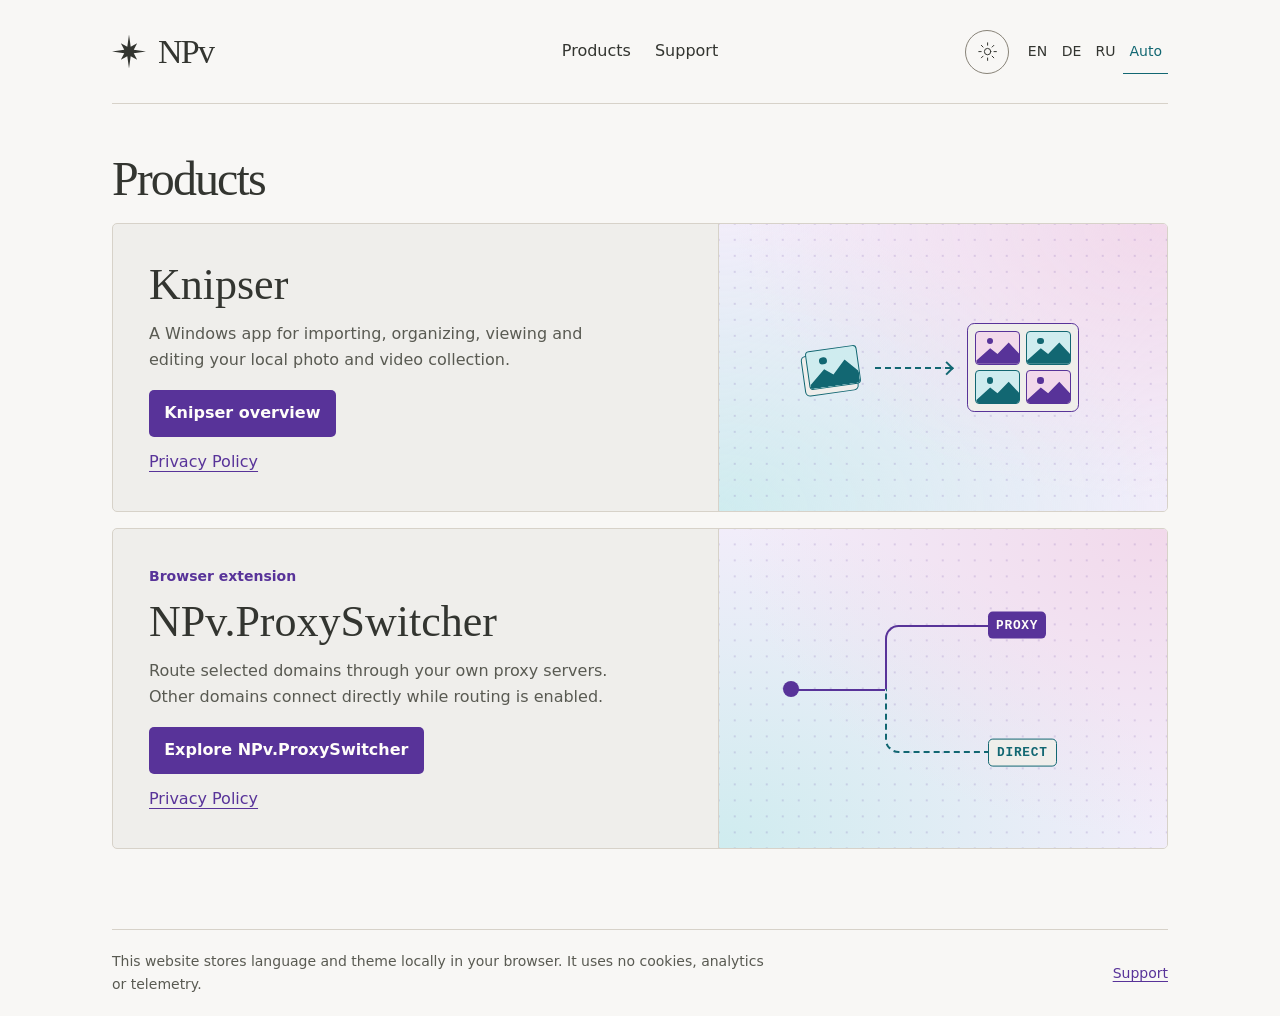
<file: index.html>
<!doctype html>
<html lang="en">
<head>
  <meta charset="utf-8">
  <meta name="viewport" content="width=device-width, initial-scale=1">
  <meta name="description" content="Explore NPv products, documentation, privacy policies and support.">
  <title>NPv</title>
  <link rel="stylesheet" href="styles.css">
  <script src="site.js" defer></script>
</head>
<body>
  <a class="skip" href="#content" data-label="skip">Skip to content</a>
  <div class="shell">
    <header class="site-header">
      <a class="brand" href="index.html">NPv</a>
      <nav class="site-nav" aria-label="Main navigation" data-aria-label="mainNav">
        <a href="#products" data-label="products">Products</a>
        <a href="support.html" data-label="support">Support</a>
      </nav>
      <div class="controls">
        <button class="theme-toggle" type="button" aria-label="Theme: System">
          <svg aria-hidden="true" viewBox="0 0 24 24">
            <circle cx="12" cy="12" r="4" />
            <path d="M12 1v3m0 16v3M1 12h3m16 0h3M4.2 4.2l2.1 2.1m11.4 11.4 2.1 2.1M4.2 19.8l2.1-2.1M17.7 6.3l2.1-2.1" />
          </svg>
        </button>
        <div class="language-switch" role="group" aria-label="Language" data-aria-label="language">
          <button type="button" data-locale="en" aria-label="English" lang="en" aria-pressed="false">EN</button>
          <button type="button" data-locale="de" aria-label="Deutsch" lang="de" aria-pressed="false">DE</button>
          <button type="button" data-locale="ru" aria-label="Русский" lang="ru" aria-pressed="false">RU</button>
          <button type="button" data-locale="system" data-label="auto" data-aria-label="systemLanguage" aria-label="System language" aria-pressed="true">Auto</button>
        </div>
      </div>
    </header>
    <main id="content" tabindex="-1">
      <section id="products" aria-labelledby="products-heading">
        <h1 id="products-heading" data-label="products">Products</h1>
        <!-- Add new products at the top of this list. -->
        <div class="product-card product-card-illustrated">
          <div class="product-summary">
            <h2 class="product-name">Knipser</h2>
            <p data-label="knipserIntro">A Windows app for importing, organizing, viewing and editing your local photo and video collection.</p>
            <a class="button" href="products/knipser/" data-label="knipserPage">Knipser overview</a>
            <a class="policy-link" href="products/knipser/privacy.html" data-label="privacy">Privacy Policy</a>
          </div>
          <div class="product-illustration photo-diagram" aria-hidden="true">
            <div class="photo-flow">
              <span class="photo-tile photo-source"></span>
              <span class="photo-connector"></span>
              <div class="photo-archive">
                <span class="photo-tile"></span>
                <span class="photo-tile"></span>
                <span class="photo-tile"></span>
                <span class="photo-tile"></span>
              </div>
            </div>
          </div>
        </div>
        <div class="product-card product-card-illustrated">
          <div class="product-summary">
            <p class="category" data-label="extension">Browser extension</p>
            <h2 class="product-name">NPv.ProxySwitcher</h2>
            <p data-label="productIntro">Route selected domains through your own proxy servers. Other domains connect directly while routing is enabled.</p>
            <a class="button" href="products/proxy-switcher/"><span data-label="viewProduct">Explore</span> NPv.ProxySwitcher</a>
            <a class="policy-link" href="products/proxy-switcher/privacy.html" data-label="privacy">Privacy Policy</a>
          </div>
          <div class="product-illustration route-diagram" aria-hidden="true">
            <div class="route-trunk"></div>
            <div class="route-branch"></div>
            <div class="route-branch route-direct"></div>
            <div class="route-origin"></div>
            <div class="route-node route-proxy">PROXY</div>
            <div class="route-node route-destination">DIRECT</div>
          </div>
        </div>
      </section>
    </main>
    <footer>
      <p data-label="local">This website stores language and theme locally in your browser. It uses no cookies, analytics or telemetry.</p>
      <a href="support.html" data-label="support">Support</a>
    </footer>
  </div>
</body>
</html>
</file>
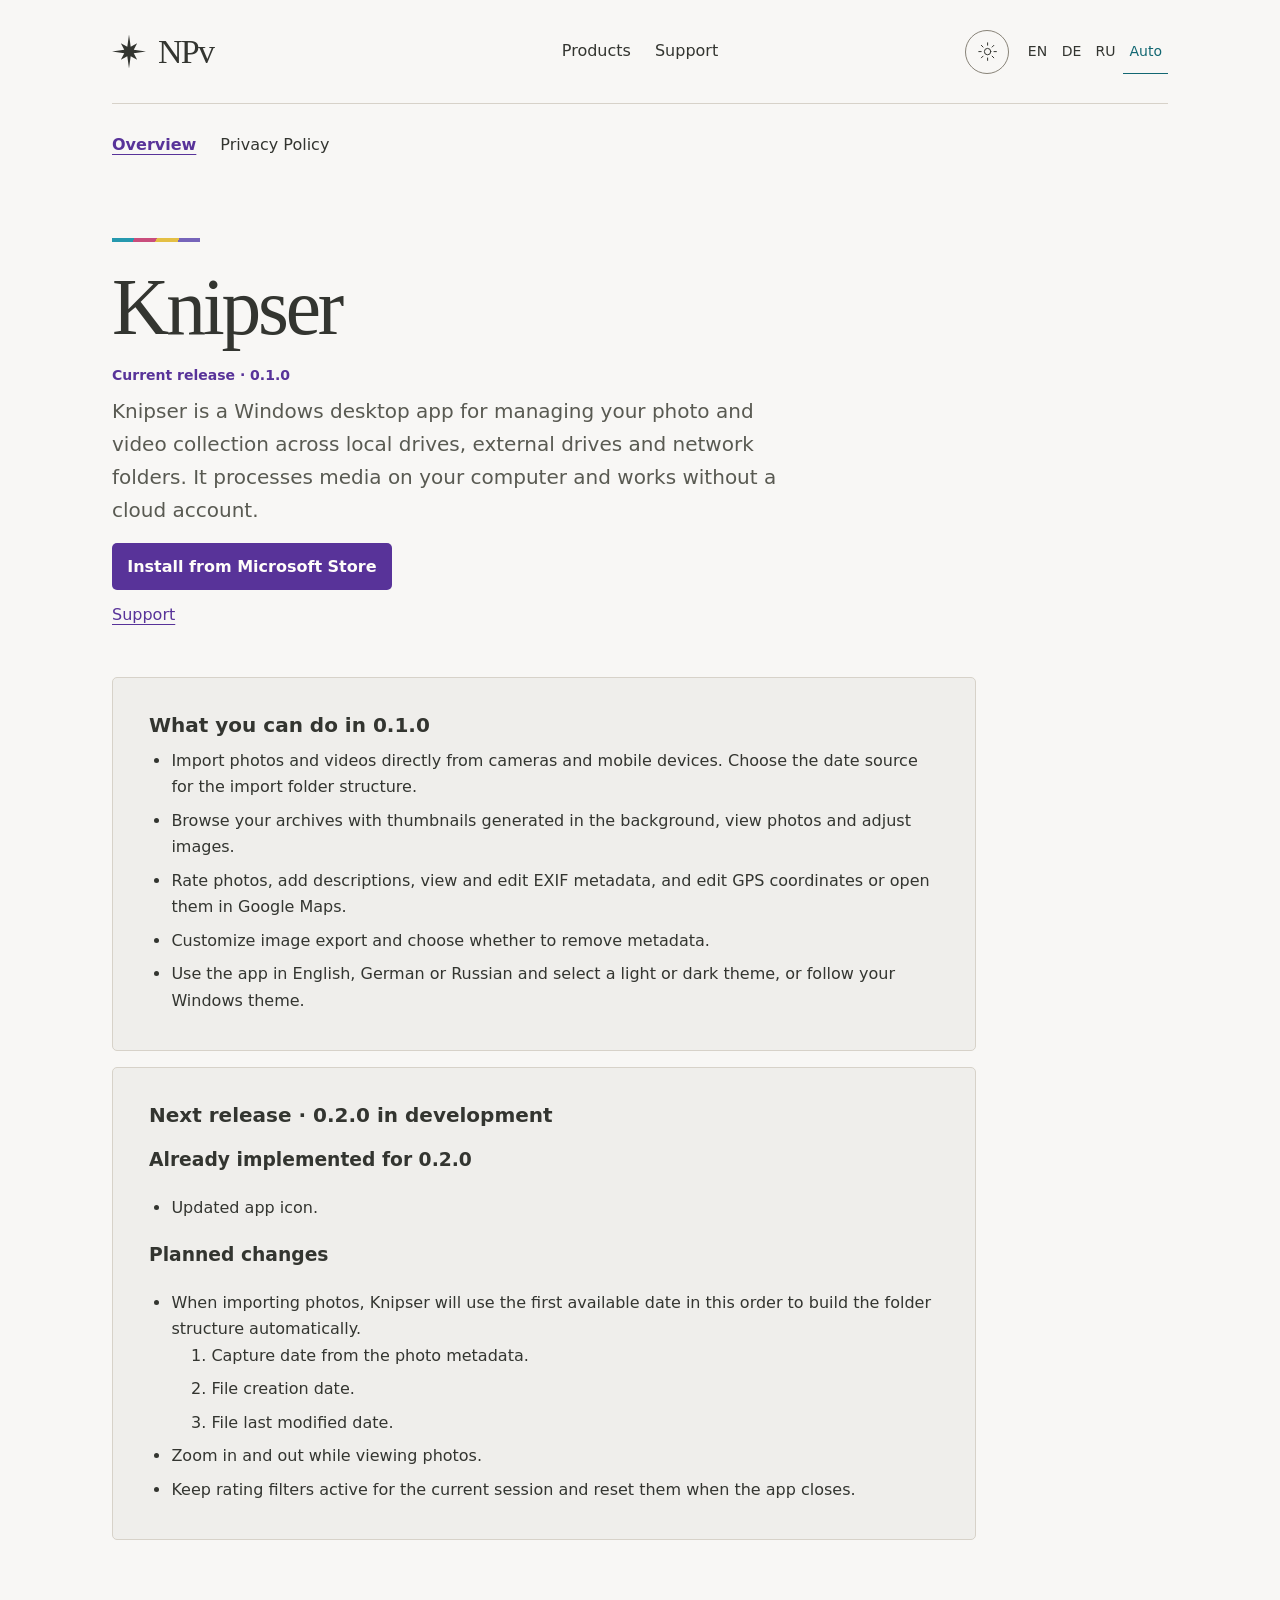
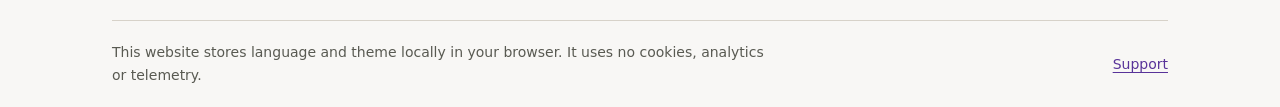
<file: products/knipser/index.html>
<!doctype html>
<html lang="en">
<head>
  <meta charset="utf-8">
  <meta name="viewport" content="width=device-width, initial-scale=1">
  <meta name="description" content="Explore Knipser, a Windows app for local photo and video archives. Install version 0.1.0 and see what's planned for version 0.2.0.">
  <title>Knipser · NPv</title>
  <link rel="stylesheet" href="../../styles.css">
  <script src="../../site.js" defer></script>
</head>
<body>
  <a class="skip" href="#content" data-label="skip">Skip to content</a>
  <div class="shell">
    <header class="site-header">
      <a class="brand" href="../../index.html">NPv</a>
      <nav class="site-nav" aria-label="Main navigation" data-aria-label="mainNav">
        <a href="../../index.html#products" data-label="products">Products</a>
        <a href="../../support.html" data-label="support">Support</a>
      </nav>
      <div class="controls">
        <button class="theme-toggle" type="button" aria-label="Theme: System">
          <svg aria-hidden="true" viewBox="0 0 24 24">
            <circle cx="12" cy="12" r="4" />
            <path d="M12 1v3m0 16v3M1 12h3m16 0h3M4.2 4.2l2.1 2.1m11.4 11.4 2.1 2.1M4.2 19.8l2.1-2.1M17.7 6.3l2.1-2.1" />
          </svg>
        </button>
        <div class="language-switch" role="group" aria-label="Language" data-aria-label="language">
          <button type="button" data-locale="en" aria-label="English" lang="en" aria-pressed="false">EN</button>
          <button type="button" data-locale="de" aria-label="Deutsch" lang="de" aria-pressed="false">DE</button>
          <button type="button" data-locale="ru" aria-label="Русский" lang="ru" aria-pressed="false">RU</button>
          <button type="button" data-locale="system" data-label="auto" data-aria-label="systemLanguage" aria-label="System language" aria-pressed="true">Auto</button>
        </div>
      </div>
    </header>
    <main id="content" tabindex="-1">
      <nav class="product-nav" aria-label="Product navigation" data-aria-label="productNav">
        <a href="index.html" data-label="overview" aria-current="page">Overview</a>
        <a href="privacy.html" data-label="privacy">Privacy Policy</a>
      </nav>
      <article lang="en" data-language="en">
        <div class="hero">
          <h1>Knipser</h1>
          <p class="category">Current release · 0.1.0</p>
          <p class="intro">Knipser is a Windows desktop app for managing your photo and video collection across local drives, external drives and network folders. It processes media on your computer and works without a cloud account.</p>
          <a class="button" href="https://apps.microsoft.com/detail/9nk6g59kmmq6?hl=en-US&amp;gl=AT">Install from Microsoft Store</a>
          <a class="policy-link" href="../../support.html" data-label="support">Support</a>
        </div>
        <section class="card">
          <h2>What you can do in 0.1.0</h2>
          <ul>
            <li>Import photos and videos directly from cameras and mobile devices. Choose the date source for the import folder structure.</li>
            <li>Browse your archives with thumbnails generated in the background, view photos and adjust images.</li>
            <li>Rate photos, add descriptions, view and edit EXIF metadata, and edit GPS coordinates or open them in Google Maps.</li>
            <li>Customize image export and choose whether to remove metadata.</li>
            <li>Use the app in English, German or Russian and select a light or dark theme, or follow your Windows theme.</li>
          </ul>
        </section>
        <section class="card">
          <h2>Next release · 0.2.0 in development</h2>
          <h3>Already implemented for 0.2.0</h3>
          <ul>
            <li>Updated app icon.</li>
          </ul>
          <h3>Planned changes</h3>
          <ul>
            <li>When importing photos, Knipser will use the first available date in this order to build the folder structure automatically.
              <ol>
                <li>Capture date from the photo metadata.</li>
                <li>File creation date.</li>
                <li>File last modified date.</li>
              </ol>
            </li>
            <li>Zoom in and out while viewing photos.</li>
            <li>Keep rating filters active for the current session and reset them when the app closes.</li>
          </ul>
        </section>
      </article>
      <article lang="de" data-language="de" hidden>
        <div class="hero">
          <h1>Knipser</h1>
          <p class="category">Aktuelle Version · 0.1.0</p>
          <p class="intro">Knipser ist eine Windows-Desktop-App, mit der Sie Ihre Foto- und Videosammlung auf lokalen Laufwerken, externen Datenträgern und in Netzwerkordnern verwalten können. Die App verarbeitet Ihre Medien auf Ihrem Computer und kommt ohne Cloud-Konto aus.</p>
          <a class="button" href="https://apps.microsoft.com/detail/9nk6g59kmmq6?hl=en-US&amp;gl=AT">Aus dem Microsoft Store installieren</a>
          <a class="policy-link" href="../../support.html" data-label="support">Support</a>
        </div>
        <section class="card">
          <h2>Funktionen in Version 0.1.0</h2>
          <ul>
            <li>Importieren Sie Fotos und Videos direkt von Kameras und Mobilgeräten. Wählen Sie die Datumsquelle für die Ordnerstruktur beim Import.</li>
            <li>Blättern Sie mit Vorschaubildern, die im Hintergrund erstellt werden, durch Ihre Archive. Sehen Sie sich Fotos an und nehmen Sie Bildanpassungen vor.</li>
            <li>Bewerten und beschreiben Sie Fotos, lesen und bearbeiten Sie EXIF-Metadaten und bearbeiten Sie GPS-Koordinaten oder öffnen Sie diese in Google Maps.</li>
            <li>Passen Sie den Bildexport an und entscheiden Sie, ob Metadaten entfernt werden sollen.</li>
            <li>Nutzen Sie die App auf Englisch, Deutsch oder Russisch und wählen Sie ein helles oder dunkles Design oder übernehmen Sie die Windows-Einstellung.</li>
          </ul>
        </section>
        <section class="card">
          <h2>Nächste Version · 0.2.0 in Entwicklung</h2>
          <h3>Bereits für 0.2.0 umgesetzt</h3>
          <ul>
            <li>Das App-Symbol wurde aktualisiert.</li>
          </ul>
          <h3>Geplante Änderungen</h3>
          <ul>
            <li>Beim Fotoimport verwendet Knipser automatisch das erste verfügbare Datum in dieser Reihenfolge, um die Ordnerstruktur zu erstellen.
              <ol>
                <li>Aufnahmedatum aus den Metadaten des Fotos.</li>
                <li>Erstellungsdatum der Datei.</li>
                <li>Datum der letzten Dateiänderung.</li>
              </ol>
            </li>
            <li>Fotos beim Ansehen vergrößern und verkleinern.</li>
            <li>Bewertungsfilter gelten für die laufende Sitzung und werden beim Schließen der App zurückgesetzt.</li>
          </ul>
        </section>
      </article>
      <article lang="ru" data-language="ru" hidden>
        <div class="hero">
          <h1>Knipser</h1>
          <p class="category">Текущая версия · 0.1.0</p>
          <p class="intro">Knipser — настольное приложение для Windows, в котором можно управлять коллекцией фото и видео на локальных дисках, внешних накопителях и в сетевых папках. Приложение обрабатывает файлы на вашем компьютере и работает без облачной учётной записи.</p>
          <a class="button" href="https://apps.microsoft.com/detail/9nk6g59kmmq6?hl=en-US&amp;gl=AT">Установить из Microsoft Store</a>
          <a class="policy-link" href="../../support.html" data-label="support">Поддержка</a>
        </div>
        <section class="card">
          <h2>Возможности версии 0.1.0</h2>
          <ul>
            <li>Импортируйте фото и видео напрямую с камер и мобильных устройств. Выбирайте источник даты для формирования структуры папок при импорте.</li>
            <li>Просматривайте архивы с миниатюрами, которые создаются в фоновом режиме, открывайте фотографии и корректируйте изображения.</li>
            <li>Оценивайте и описывайте фотографии, просматривайте и редактируйте метаданные EXIF, меняйте GPS-координаты или открывайте их в Google Maps.</li>
            <li>Настраивайте экспорт изображений и выбирайте, нужно ли удалять метаданные.</li>
            <li>Пользуйтесь приложением на английском, немецком или русском языке. Выбирайте светлую или тёмную тему либо используйте настройку Windows.</li>
          </ul>
        </section>
        <section class="card">
          <h2>Следующий релиз · 0.2.0 в разработке</h2>
          <h3>Уже реализовано для 0.2.0</h3>
          <ul>
            <li>Обновлена иконка приложения.</li>
          </ul>
          <h3>Запланированные изменения</h3>
          <ul>
            <li>При импорте фотографий Knipser будет автоматически брать первую доступную дату из этого списка, чтобы сформировать структуру папок.
              <ol>
                <li>Дата съёмки из метаданных фотографии.</li>
                <li>Дата создания файла.</li>
                <li>Дата последнего изменения файла.</li>
              </ol>
            </li>
            <li>Изменение масштаба изображения при просмотре фотографий.</li>
            <li>Фильтры по рейтингу будут действовать в текущем сеансе и сбрасываться при закрытии приложения.</li>
          </ul>
        </section>
      </article>
    </main>
    <footer>
      <p data-label="local">This website stores language and theme locally in your browser. It uses no cookies, analytics or telemetry.</p>
      <a href="../../support.html" data-label="support">Support</a>
    </footer>
  </div>
</body>
</html>
</file>
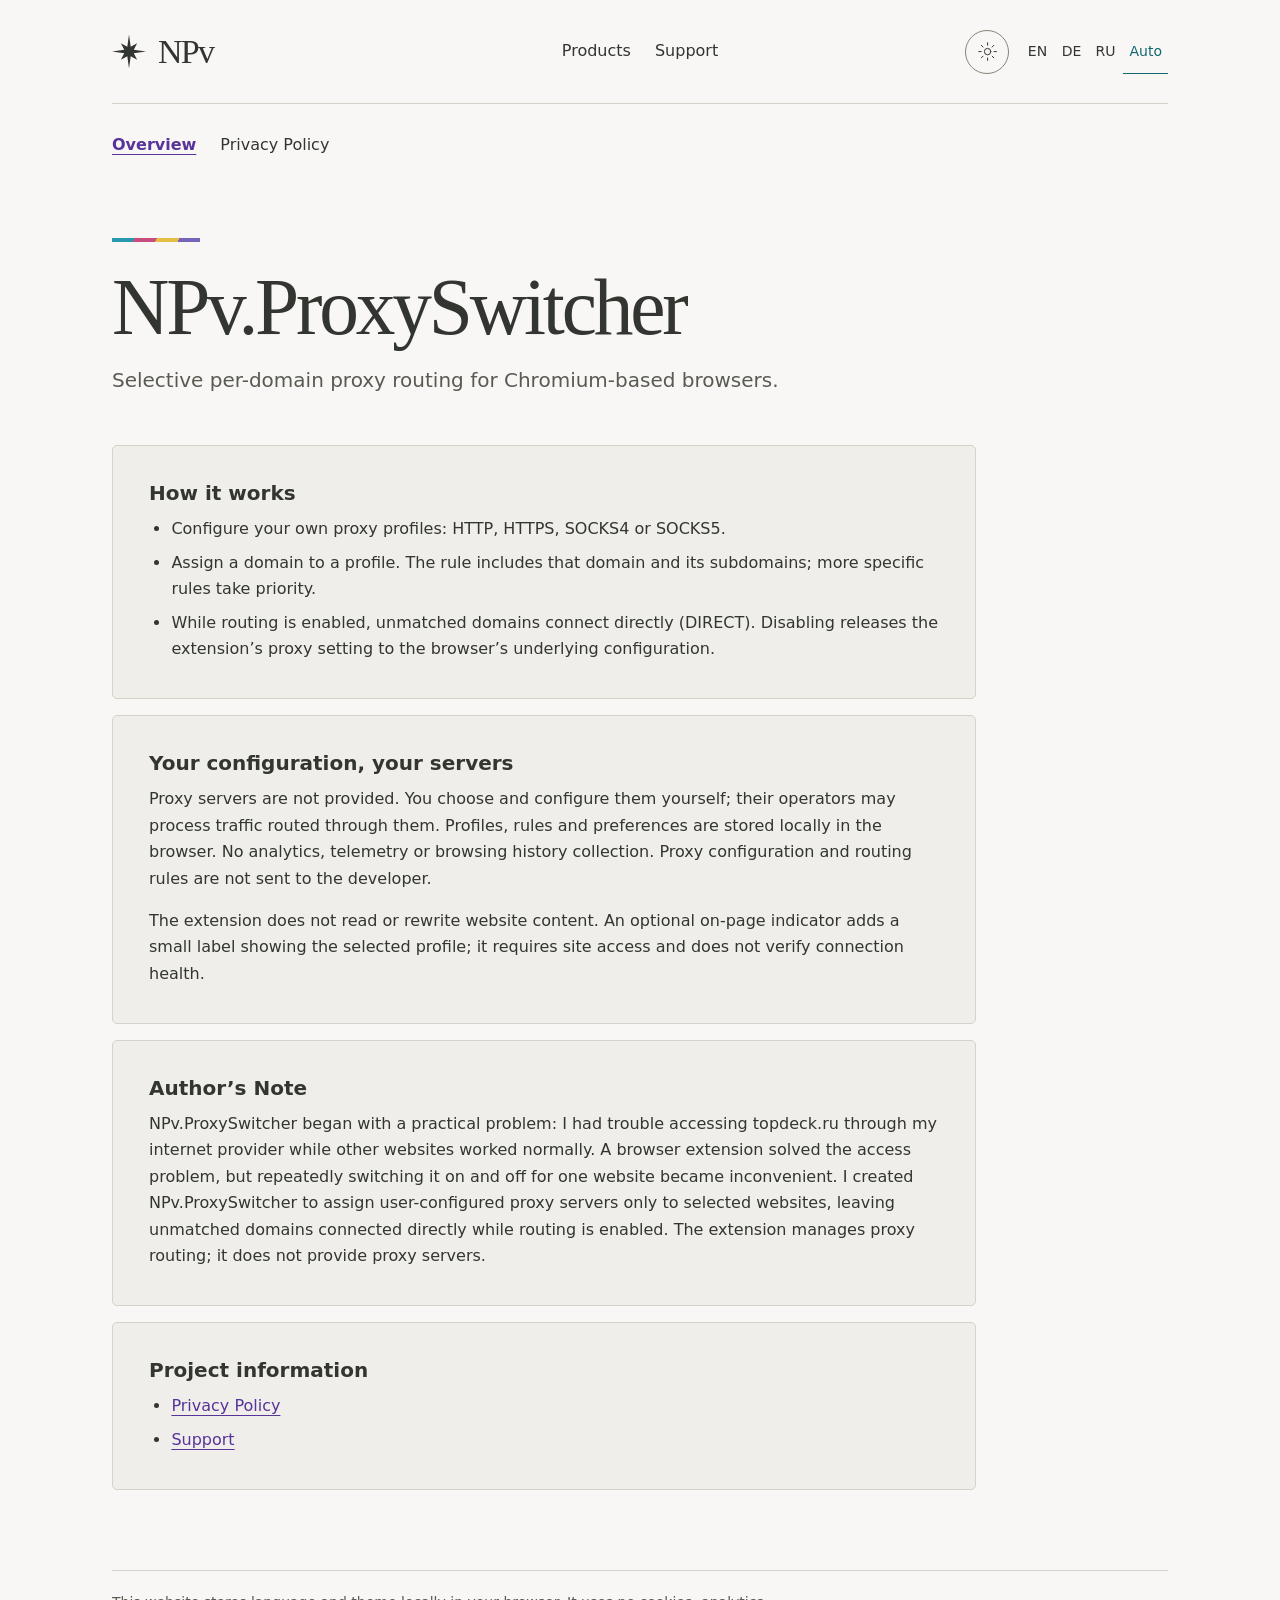
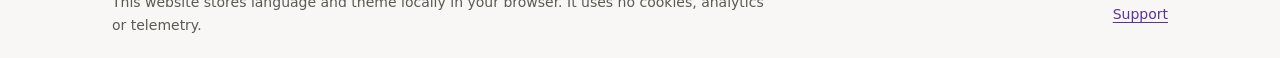
<file: products/proxy-switcher/index.html>
<!doctype html>
<html lang="en">
<head>
  <meta charset="utf-8">
  <meta name="viewport" content="width=device-width, initial-scale=1">
  <meta name="description" content="Selective per-domain proxy routing for Chromium-based browsers.">
  <title>NPv.ProxySwitcher · NPv</title>
  <link rel="stylesheet" href="../../styles.css">
  <script src="../../site.js" defer></script>
</head>
<body>
  <a class="skip" href="#content" data-label="skip">Skip to content</a>
  <div class="shell">
    <header class="site-header">
      <a class="brand" href="../../index.html">NPv</a>
      <nav class="site-nav" aria-label="Main navigation" data-aria-label="mainNav">
        <a href="../../index.html#products" data-label="products">Products</a>
        <a href="../../support.html" data-label="support">Support</a>
      </nav>
      <div class="controls">
        <button class="theme-toggle" type="button" aria-label="Theme: System">
          <svg aria-hidden="true" viewBox="0 0 24 24">
            <circle cx="12" cy="12" r="4" />
            <path d="M12 1v3m0 16v3M1 12h3m16 0h3M4.2 4.2l2.1 2.1m11.4 11.4 2.1 2.1M4.2 19.8l2.1-2.1M17.7 6.3l2.1-2.1" />
          </svg>
        </button>
        <div class="language-switch" role="group" aria-label="Language" data-aria-label="language">
          <button type="button" data-locale="en" aria-label="English" lang="en" aria-pressed="false">EN</button>
          <button type="button" data-locale="de" aria-label="Deutsch" lang="de" aria-pressed="false">DE</button>
          <button type="button" data-locale="ru" aria-label="Русский" lang="ru" aria-pressed="false">RU</button>
          <button type="button" data-locale="system" data-label="auto" data-aria-label="systemLanguage" aria-label="System language" aria-pressed="true">Auto</button>
        </div>
      </div>
    </header>
    <main id="content" tabindex="-1">
      <nav class="product-nav" aria-label="Product navigation" data-aria-label="productNav">
        <a href="index.html" data-label="overview" aria-current="page">Overview</a>
        <a href="privacy.html" data-label="privacy">Privacy Policy</a>
      </nav>
      <article lang="en" data-language="en">
        <div class="hero"><h1>NPv.ProxySwitcher</h1><p class="intro">Selective per-domain proxy routing for Chromium-based browsers.</p></div>
        <section class="card">
          <h2>How it works</h2>
          <ul>
            <li>Configure your own proxy profiles: HTTP, HTTPS, SOCKS4 or SOCKS5.</li>
            <li>Assign a domain to a profile. The rule includes that domain and its subdomains; more specific rules take priority.</li>
            <li>While routing is enabled, unmatched domains connect directly (DIRECT). Disabling releases the extension’s proxy setting to the browser’s underlying configuration.</li>
          </ul>
        </section>
        <section class="card">
          <h2>Your configuration, your servers</h2>
          <p>Proxy servers are not provided. You choose and configure them yourself; their operators may process traffic routed through them. Profiles, rules and preferences are stored locally in the browser. No analytics, telemetry or browsing history collection. Proxy configuration and routing rules are not sent to the developer.</p>
          <p>The extension does not read or rewrite website content. An optional on-page indicator adds a small label showing the selected profile; it requires site access and does not verify connection health.</p>
        </section>
        <section class="card">
          <h2>Author’s Note</h2>
          <p>NPv.ProxySwitcher began with a practical problem: I had trouble accessing topdeck.ru through my internet provider while other websites worked normally. A browser extension solved the access problem, but repeatedly switching it on and off for one website became inconvenient. I created NPv.ProxySwitcher to assign user-configured proxy servers only to selected websites, leaving unmatched domains connected directly while routing is enabled. The extension manages proxy routing; it does not provide proxy servers.</p>
        </section>
        <section class="card">
          <h2>Project information</h2>
          <ul>
            <li><a href="privacy.html">Privacy Policy</a></li>
            <li><a href="../../support.html">Support</a></li>
          </ul>
        </section>
      </article>
      <article lang="de" data-language="de" hidden>
        <div class="hero"><h1>NPv.ProxySwitcher</h1><p class="intro">Domainbezogenes Proxy-Routing für Chromium-basierte Browser.</p></div>
        <section class="card">
          <h2>So funktioniert es</h2>
          <ul>
            <li>Eigene Proxy-Profile konfigurieren: HTTP, HTTPS, SOCKS4 oder SOCKS5.</li>
            <li>Eine Domain einem Profil zuweisen. Die Regel gilt auch für ihre Subdomains; spezifischere Regeln haben Vorrang.</li>
            <li>Bei aktiviertem Routing verbinden sich andere Domains direkt (DIRECT). Beim Ausschalten gibt die Erweiterung ihre Proxy-Einstellung frei; es gilt wieder die zugrunde liegende Browser-Konfiguration.</li>
          </ul>
        </section>
        <section class="card">
          <h2>Ihre Konfiguration, Ihre Server</h2>
          <p>Proxy-Server werden nicht bereitgestellt. Sie wählen und konfigurieren die Server selbst; deren Betreiber können den darüber geleiteten Datenverkehr verarbeiten. Profile, Regeln und Einstellungen bleiben lokal im Browser. Keine Analyse, Telemetrie oder Erfassung des Browserverlaufs. Proxy-Einstellungen und Domain-Regeln werden nicht an den Entwickler gesendet.</p>
          <p>Die Erweiterung liest oder verändert keine Website-Inhalte. Eine optionale Seitenanzeige fügt ein kleines Label mit dem gewählten Profil hinzu. Sie benötigt Websitezugriff und prüft nicht die Funktionsfähigkeit der Verbindung.</p>
        </section>
        <section class="card">
          <h2>Anmerkung des Autors</h2>
          <p>NPv.ProxySwitcher entstand aus einem praktischen Problem: Über meinen Internetanbieter konnte ich topdeck.ru nicht zuverlässig erreichen, während andere Websites normal funktionierten. Eine Browsererweiterung löste das Zugriffsproblem. Sie jedoch immer wieder für eine einzelne Website ein- und auszuschalten, wurde auf Dauer umständlich. Deshalb habe ich NPv.ProxySwitcher entwickelt: Selbst konfigurierte Proxy-Server lassen sich ausgewählten Websites zuweisen, während andere Domains bei aktiviertem Routing direkt verbunden bleiben. Die Erweiterung verwaltet das Proxy-Routing und stellt keine Proxy-Server bereit.</p>
        </section>
        <section class="card">
          <h2>Projektinformationen</h2>
          <ul>
            <li><a href="privacy.html">Datenschutzerklärung</a></li>
            <li><a href="../../support.html">Support</a></li>
          </ul>
        </section>
      </article>
      <article lang="ru" data-language="ru" hidden>
        <div class="hero"><h1>NPv.ProxySwitcher</h1><p class="intro">Маршрутизация через прокси для отдельных доменов в браузерах на базе Chromium.</p></div>
        <section class="card">
          <h2>Как это работает</h2>
          <ul>
            <li>Настройте собственные профили прокси: HTTP, HTTPS, SOCKS4 или SOCKS5.</li>
            <li>Назначьте домен выбранному профилю. Правило включает сам домен и его поддомены; более конкретное правило имеет приоритет.</li>
            <li>Пока маршрутизация включена, остальные домены подключаются напрямую (DIRECT). При отключении расширение освобождает настройки прокси, и браузер возвращается к своей базовой конфигурации.</li>
          </ul>
        </section>
        <section class="card">
          <h2>Ваши настройки и серверы</h2>
          <p>Прокси-серверы не предоставляются. Вы выбираете и настраиваете их самостоятельно; операторы могут обрабатывать направленный через них трафик. Профили, правила и предпочтения хранятся локально в браузере. Нет аналитики, телеметрии или сбора истории посещений. Настройки прокси и правила сайтов не отправляются разработчику.</p>
          <p>Расширение не читает и не переписывает содержимое сайтов. Необязательный индикатор добавляет небольшую надпись с выбранным профилем. Для него нужен доступ к сайту; он не проверяет работоспособность соединения.</p>
        </section>
        <section class="card">
          <h2>Заметка автора</h2>
          <p>NPv.ProxySwitcher появился из практической задачи: через моего интернет-провайдера возникали проблемы с доступом к topdeck.ru, хотя остальные сайты работали нормально. Расширение для браузера помогло, но постоянно включать и выключать его ради одного сайта оказалось неудобно. Поэтому я создал NPv.ProxySwitcher: он позволяет назначить настроенный пользователем прокси отдельным сайтам, а остальные домены подключает напрямую, пока маршрутизация включена. Расширение управляет маршрутизацией и не предоставляет прокси-серверы.</p>
        </section>
        <section class="card">
          <h2>Информация о проекте</h2>
          <ul>
            <li><a href="privacy.html">Политика конфиденциальности</a></li>
            <li><a href="../../support.html">Поддержка</a></li>
          </ul>
        </section>
      </article>
    </main>
    <footer>
      <p data-label="local">This website stores language and theme locally in your browser. It uses no cookies, analytics or telemetry.</p>
      <a href="../../support.html" data-label="support">Support</a>
    </footer>
  </div>
</body>
</html>
</file>
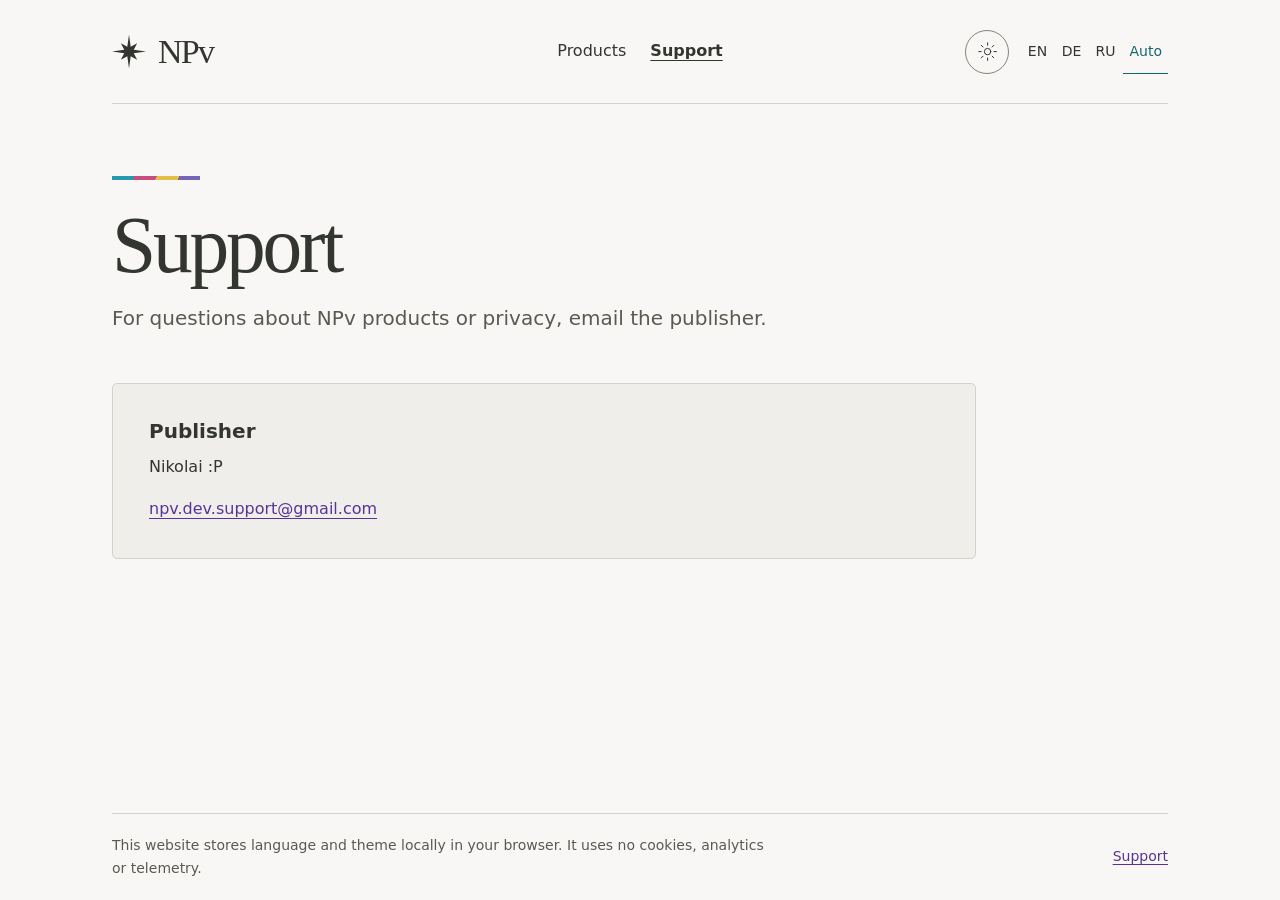
<file: support.html>
<!doctype html>
<html lang="en">
<head>
  <meta charset="utf-8">
  <meta name="viewport" content="width=device-width, initial-scale=1">
  <meta name="description" content="Contact the publisher for help with NPv products.">
  <title>Support · NPv</title>
  <link rel="stylesheet" href="styles.css">
  <script src="site.js" defer></script>
</head>
<body>
  <a class="skip" href="#content" data-label="skip">Skip to content</a>
  <div class="shell">
    <header class="site-header">
      <a class="brand" href="index.html">NPv</a>
      <nav class="site-nav" aria-label="Main navigation" data-aria-label="mainNav">
        <a href="index.html#products" data-label="products">Products</a>
        <a href="support.html" data-label="support" aria-current="page">Support</a>
      </nav>
      <div class="controls">
        <button class="theme-toggle" type="button" aria-label="Theme: System">
          <svg aria-hidden="true" viewBox="0 0 24 24">
            <circle cx="12" cy="12" r="4" />
            <path d="M12 1v3m0 16v3M1 12h3m16 0h3M4.2 4.2l2.1 2.1m11.4 11.4 2.1 2.1M4.2 19.8l2.1-2.1M17.7 6.3l2.1-2.1" />
          </svg>
        </button>
        <div class="language-switch" role="group" aria-label="Language" data-aria-label="language">
          <button type="button" data-locale="en" aria-label="English" lang="en" aria-pressed="false">EN</button>
          <button type="button" data-locale="de" aria-label="Deutsch" lang="de" aria-pressed="false">DE</button>
          <button type="button" data-locale="ru" aria-label="Русский" lang="ru" aria-pressed="false">RU</button>
          <button type="button" data-locale="system" data-label="auto" data-aria-label="systemLanguage" aria-label="System language" aria-pressed="true">Auto</button>
        </div>
      </div>
    </header>
    <main id="content" tabindex="-1">
      <section class="hero">
        <h1 data-label="support">Support</h1>
        <p class="intro" data-label="supportIntro">For questions about NPv products or privacy, email the publisher.</p>
      </section>
      <section class="card contact">
        <h2 data-label="publisher">Publisher</h2>
        <p>Nikolai :P</p>
        <a href="mailto:npv.dev.support@gmail.com">npv.dev.support@gmail.com</a>
      </section>
    </main>
    <footer>
      <p data-label="local">This website stores language and theme locally in your browser. It uses no cookies, analytics or telemetry.</p>
      <a href="support.html" data-label="support">Support</a>
    </footer>
  </div>
</body>
</html>
</file>
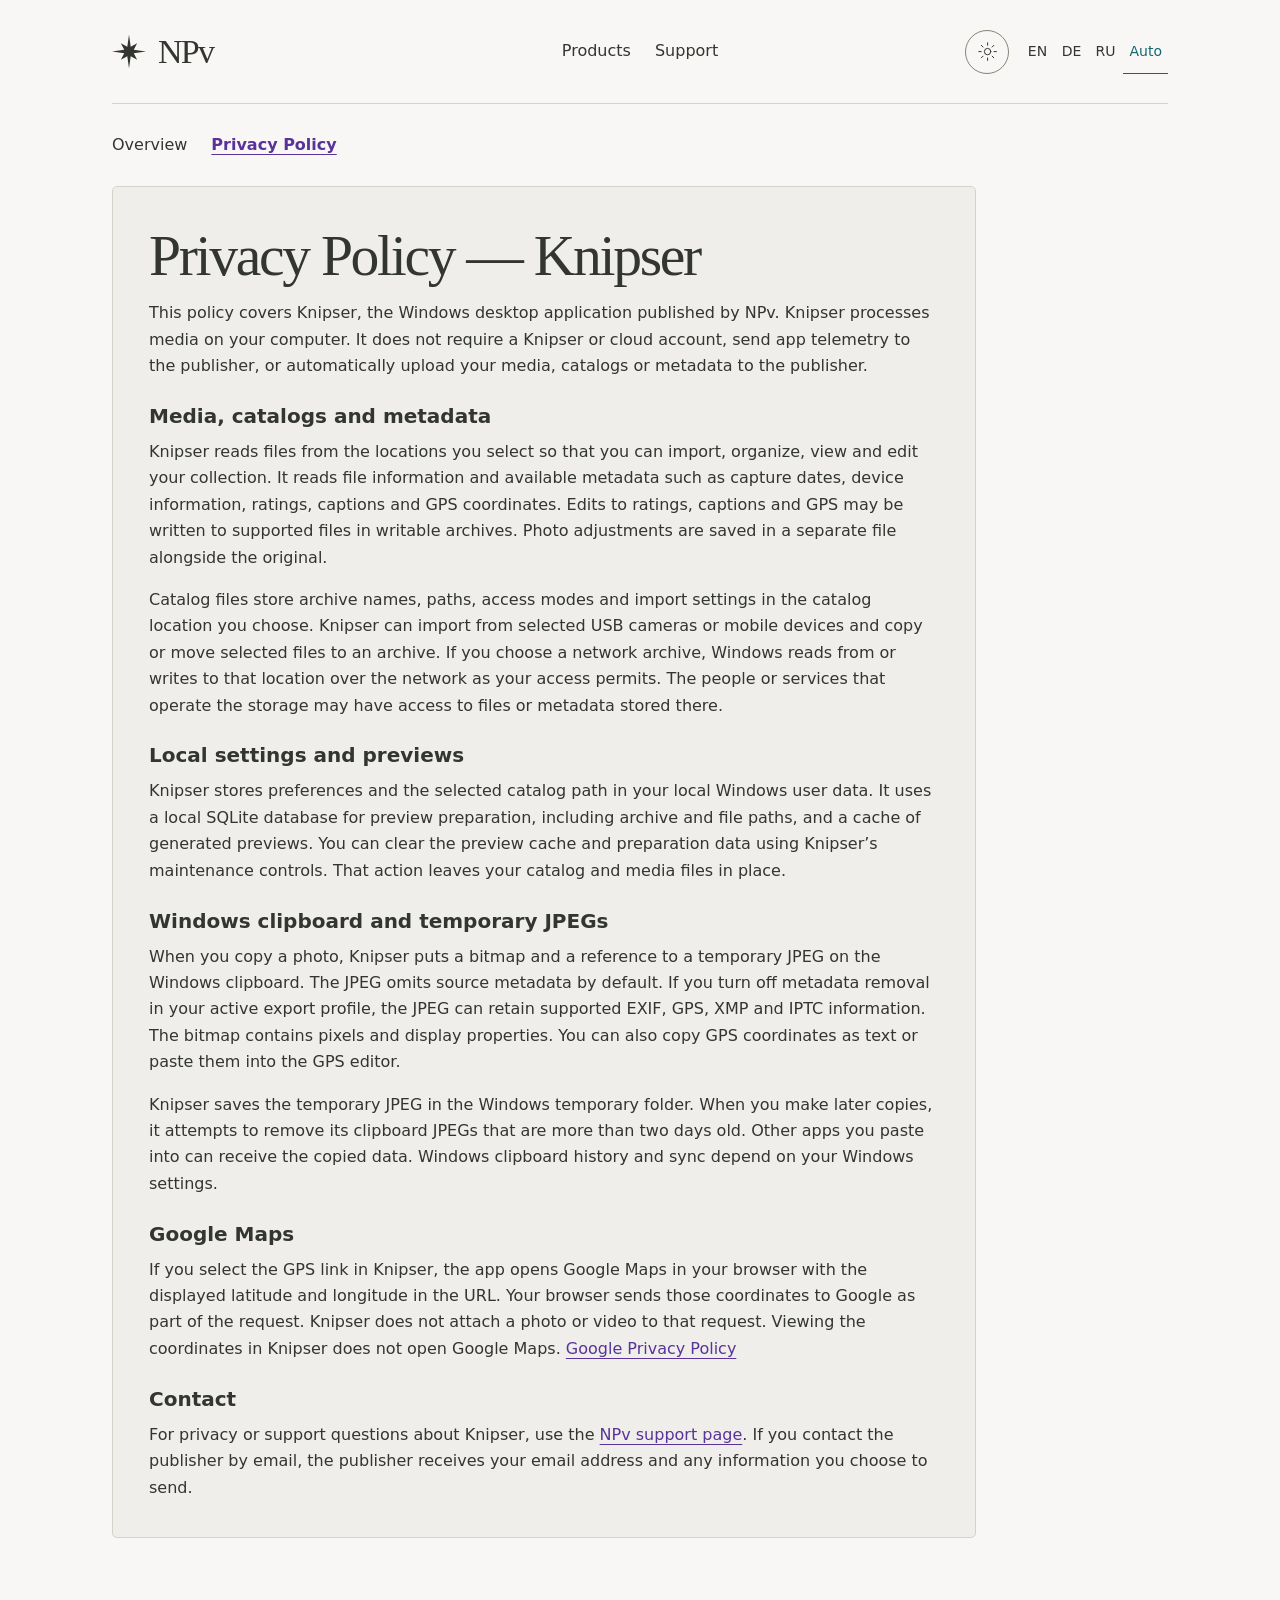
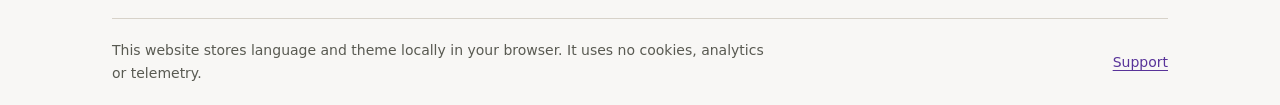
<file: products/knipser/privacy.html>
<!doctype html>
<html lang="en">
<head>
  <meta charset="utf-8">
  <meta name="viewport" content="width=device-width, initial-scale=1">
  <meta name="description" content="Privacy policy for the Knipser Windows desktop application.">
  <title>Privacy Policy — Knipser · NPv</title>
  <link rel="stylesheet" href="../../styles.css">
  <script src="../../site.js" defer></script>
</head>
<body>
  <a class="skip" href="#content" data-label="skip">Skip to content</a>
  <div class="shell">
    <header class="site-header">
      <a class="brand" href="../../index.html">NPv</a>
      <nav class="site-nav" aria-label="Main navigation" data-aria-label="mainNav">
        <a href="../../index.html#products" data-label="products">Products</a>
        <a href="../../support.html" data-label="support">Support</a>
      </nav>
      <div class="controls">
        <button class="theme-toggle" type="button" aria-label="Theme: System">
          <svg aria-hidden="true" viewBox="0 0 24 24">
            <circle cx="12" cy="12" r="4" />
            <path d="M12 1v3m0 16v3M1 12h3m16 0h3M4.2 4.2l2.1 2.1m11.4 11.4 2.1 2.1M4.2 19.8l2.1-2.1M17.7 6.3l2.1-2.1" />
          </svg>
        </button>
        <div class="language-switch" role="group" aria-label="Language" data-aria-label="language">
          <button type="button" data-locale="en" aria-label="English" lang="en" aria-pressed="false">EN</button>
          <button type="button" data-locale="de" aria-label="Deutsch" lang="de" aria-pressed="false">DE</button>
          <button type="button" data-locale="ru" aria-label="Русский" lang="ru" aria-pressed="false">RU</button>
          <button type="button" data-locale="system" data-label="auto" data-aria-label="systemLanguage" aria-label="System language" aria-pressed="true">Auto</button>
        </div>
      </div>
    </header>
    <main id="content" tabindex="-1">
      <nav class="product-nav" aria-label="Product navigation" data-aria-label="productNav">
        <a href="index.html" data-label="overview">Overview</a>
        <a href="privacy.html" data-label="privacy" aria-current="page">Privacy Policy</a>
      </nav>
      <article lang="en" data-language="en">
        <div class="card policy">
          <h1>Privacy Policy — Knipser</h1>
          <p>This policy covers Knipser, the Windows desktop application published by NPv. Knipser processes media on your computer. It does not require a Knipser or cloud account, send app telemetry to the publisher, or automatically upload your media, catalogs or metadata to the publisher.</p>
          <h2>Media, catalogs and metadata</h2>
          <p>Knipser reads files from the locations you select so that you can import, organize, view and edit your collection. It reads file information and available metadata such as capture dates, device information, ratings, captions and GPS coordinates. Edits to ratings, captions and GPS may be written to supported files in writable archives. Photo adjustments are saved in a separate file alongside the original.</p>
          <p>Catalog files store archive names, paths, access modes and import settings in the catalog location you choose. Knipser can import from selected USB cameras or mobile devices and copy or move selected files to an archive. If you choose a network archive, Windows reads from or writes to that location over the network as your access permits. The people or services that operate the storage may have access to files or metadata stored there.</p>
          <h2>Local settings and previews</h2>
          <p>Knipser stores preferences and the selected catalog path in your local Windows user data. It uses a local SQLite database for preview preparation, including archive and file paths, and a cache of generated previews. You can clear the preview cache and preparation data using Knipser’s maintenance controls. That action leaves your catalog and media files in place.</p>
          <h2>Windows clipboard and temporary JPEGs</h2>
          <p>When you copy a photo, Knipser puts a bitmap and a reference to a temporary JPEG on the Windows clipboard. The JPEG omits source metadata by default. If you turn off metadata removal in your active export profile, the JPEG can retain supported EXIF, GPS, XMP and IPTC information. The bitmap contains pixels and display properties. You can also copy GPS coordinates as text or paste them into the GPS editor.</p>
          <p>Knipser saves the temporary JPEG in the Windows temporary folder. When you make later copies, it attempts to remove its clipboard JPEGs that are more than two days old. Other apps you paste into can receive the copied data. Windows clipboard history and sync depend on your Windows settings.</p>
          <h2>Google Maps</h2>
          <p>If you select the GPS link in Knipser, the app opens Google Maps in your browser with the displayed latitude and longitude in the URL. Your browser sends those coordinates to Google as part of the request. Knipser does not attach a photo or video to that request. Viewing the coordinates in Knipser does not open Google Maps. <a href="https://policies.google.com/privacy">Google Privacy Policy</a></p>
          <h2>Contact</h2>
          <p>For privacy or support questions about Knipser, use the <a href="../../support.html">NPv support page</a>. If you contact the publisher by email, the publisher receives your email address and any information you choose to send.</p>
        </div>
      </article>
      <article lang="de" data-language="de" hidden>
        <div class="card policy">
          <h1>Datenschutzerklärung — Knipser</h1>
          <p>Diese Erklärung gilt für Knipser, die von NPv veröffentlichte Windows-Desktop-Anwendung. Knipser verarbeitet Medien auf Ihrem Computer. Die Anwendung erfordert weder ein Knipser-Konto noch ein Cloud-Konto, sendet keine App-Telemetrie an den Herausgeber und lädt Ihre Medien, Kataloge oder Metadaten nicht automatisch zum Herausgeber hoch.</p>
          <h2>Medien, Kataloge und Metadaten</h2>
          <p>Knipser liest Dateien aus den von Ihnen gewählten Speicherorten, damit Sie Ihre Sammlung importieren, organisieren, ansehen und bearbeiten können. Die Anwendung liest Dateiinformationen und vorhandene Metadaten wie Aufnahmedaten, Geräteinformationen, Bewertungen, Bildbeschreibungen und GPS-Koordinaten. Änderungen an Bewertungen, Bildbeschreibungen und GPS-Daten können in unterstützte Dateien in beschreibbaren Archiven geschrieben werden. Bildanpassungen werden in einer separaten Datei neben dem Original gespeichert.</p>
          <p>Katalogdateien speichern Archivnamen, Pfade, Zugriffsmodi und Importeinstellungen am gewählten Katalogspeicherort. Knipser kann von ausgewählten USB-Kameras oder Mobilgeräten importieren und ausgewählte Dateien in ein Archiv kopieren oder verschieben. Wenn Sie ein Netzwerkarchiv wählen, liest oder schreibt Windows an diesem Speicherort über das Netzwerk, soweit Ihre Zugriffsrechte es erlauben. Personen oder Dienste, die den Speicher betreiben, können Zugriff auf dort gespeicherte Dateien oder Metadaten haben.</p>
          <h2>Lokale Einstellungen und Vorschauen</h2>
          <p>Knipser speichert Einstellungen und den Pfad zum ausgewählten Katalog in Ihren lokalen Windows-Benutzerdaten. Die Anwendung verwendet eine lokale SQLite-Datenbank zur Vorbereitung von Vorschauen, die auch Archiv- und Dateipfade enthält, sowie einen Cache für erstellte Vorschauen. Über die Wartungsfunktionen von Knipser können Sie den Vorschau-Cache und die Vorbereitungsdaten löschen. Dabei bleiben Katalog und Mediendateien erhalten.</p>
          <h2>Windows-Zwischenablage und temporäre JPEG-Dateien</h2>
          <p>Wenn Sie ein Foto kopieren, legt Knipser eine Bitmap und einen Verweis auf eine temporäre JPEG-Datei in die Windows-Zwischenablage. Das JPEG enthält standardmäßig keine Metadaten aus der Quelldatei. Wenn Sie die Metadatenentfernung im aktiven Exportprofil deaktivieren, kann die JPEG-Datei unterstützte EXIF-, GPS-, XMP- und IPTC-Daten enthalten. Die Bitmap enthält Pixel und Anzeigeeigenschaften. Sie können GPS-Koordinaten auch als Text kopieren oder in den GPS-Editor einfügen.</p>
          <p>Knipser speichert das temporäre JPEG im Windows-Ordner für temporäre Dateien. Bei späteren Kopiervorgängen versucht Knipser, seine mehr als zwei Tage alten Zwischenablage-JPEGs zu löschen. Andere Anwendungen, in die Sie Daten einfügen, können die kopierten Daten erhalten. Verlauf und Synchronisierung der Zwischenablage hängen von Ihren Windows-Einstellungen ab.</p>
          <h2>Google Maps</h2>
          <p>Wenn Sie den GPS-Link in Knipser auswählen, öffnet die Anwendung Google Maps in Ihrem Browser. Die URL enthält den angezeigten Breiten- und Längengrad. Ihr Browser sendet diese Koordinaten als Teil der Anfrage an Google. Knipser hängt kein Foto oder Video an diese Anfrage an. Beim bloßen Ansehen der Koordinaten in Knipser wird Google Maps nicht geöffnet. <a href="https://policies.google.com/privacy">Google-Datenschutzerklärung</a></p>
          <h2>Kontakt</h2>
          <p>Bei Datenschutz- oder Supportfragen zu Knipser nutzen Sie die <a href="../../support.html">NPv-Supportseite</a>. Wenn Sie dem Herausgeber eine E-Mail schreiben, erhält er Ihre E-Mail-Adresse sowie die Informationen, die Sie mitsenden.</p>
        </div>
      </article>
      <article lang="ru" data-language="ru" hidden>
        <div class="card policy">
          <h1>Политика конфиденциальности — Knipser</h1>
          <p>Эта политика относится к Knipser, настольному приложению для Windows издателя NPv. Knipser обрабатывает медиафайлы на вашем компьютере. Приложение не требует учётной записи Knipser или облачной учётной записи, не отправляет издателю телеметрию приложения и не загружает автоматически ваши медиафайлы, каталоги или метаданные издателю.</p>
          <h2>Медиафайлы, каталоги и метаданные</h2>
          <p>Knipser читает файлы из выбранных вами расположений, чтобы вы могли импортировать, упорядочивать, просматривать и редактировать коллекцию. Приложение читает сведения о файлах и доступные метаданные, в том числе даты съёмки, сведения об устройстве, оценки, описания и GPS-координаты. Изменения оценок, описаний и GPS-данных могут записываться в файлы поддерживаемых форматов в архивах, доступных для записи. Настройки обработки фотографий сохраняются в отдельном файле рядом с оригиналом.</p>
          <p>Файлы каталога хранят имена архивов, пути, режимы доступа и настройки импорта в выбранном расположении каталога. Knipser может импортировать с выбранных USB-камер или мобильных устройств, а также копировать или перемещать выбранные файлы в архив. Если вы выбрали сетевой архив, Windows читает и записывает данные по сети в пределах ваших прав доступа. Люди или службы, управляющие хранилищем, могут иметь доступ к размещённым там файлам или метаданным.</p>
          <h2>Локальные настройки и превью</h2>
          <p>Knipser хранит настройки и путь к выбранному каталогу в локальных данных пользователя Windows. Приложение использует локальную базу SQLite для подготовки превью, в которой в том числе хранятся пути к архивам и файлам, а также кэш готовых превью. Кэш и данные подготовки можно очистить средствами обслуживания Knipser. При этом каталог и медиафайлы сохраняются.</p>
          <h2>Буфер обмена Windows и временные JPEG-файлы</h2>
          <p>Когда вы копируете фотографию, Knipser помещает в буфер обмена Windows растровое изображение и ссылку на временный JPEG-файл. По умолчанию JPEG не содержит метаданных исходного файла. Если отключить удаление метаданных в активном профиле экспорта, JPEG может сохранить поддерживаемые данные EXIF, GPS, XMP и IPTC. Растровое изображение содержит пиксели и параметры отображения. GPS-координаты также можно скопировать в виде текста или вставить в редактор GPS.</p>
          <p>Knipser сохраняет временный JPEG в папке временных файлов Windows. При последующих копированиях Knipser пытается удалить JPEG-файлы, созданные для буфера обмена более двух дней назад. Другие приложения, в которые вы вставляете данные, могут получить скопированные сведения. История и синхронизация буфера обмена зависят от настроек Windows.</p>
          <h2>Google Maps</h2>
          <p>Если вы нажмёте на ссылку с GPS-координатами в Knipser, приложение откроет Google Maps в браузере и включит отображаемые широту и долготу в URL. Браузер передаст эти координаты Google в составе запроса. Knipser не прикладывает к запросу фото или видео. При просмотре координат в Knipser Google Maps не открывается. <a href="https://policies.google.com/privacy">Политика конфиденциальности Google</a></p>
          <h2>Контакты</h2>
          <p>По вопросам конфиденциальности или поддержки Knipser обращайтесь через <a href="../../support.html">страницу поддержки NPv</a>. Если вы напишете издателю, он получит ваш адрес электронной почты и сведения, которые вы включите в письмо.</p>
        </div>
      </article>
    </main>
    <footer>
      <p data-label="local">This website stores language and theme locally in your browser. It uses no cookies, analytics or telemetry.</p>
      <a href="../../support.html" data-label="support">Support</a>
    </footer>
  </div>
</body>
</html>
</file>
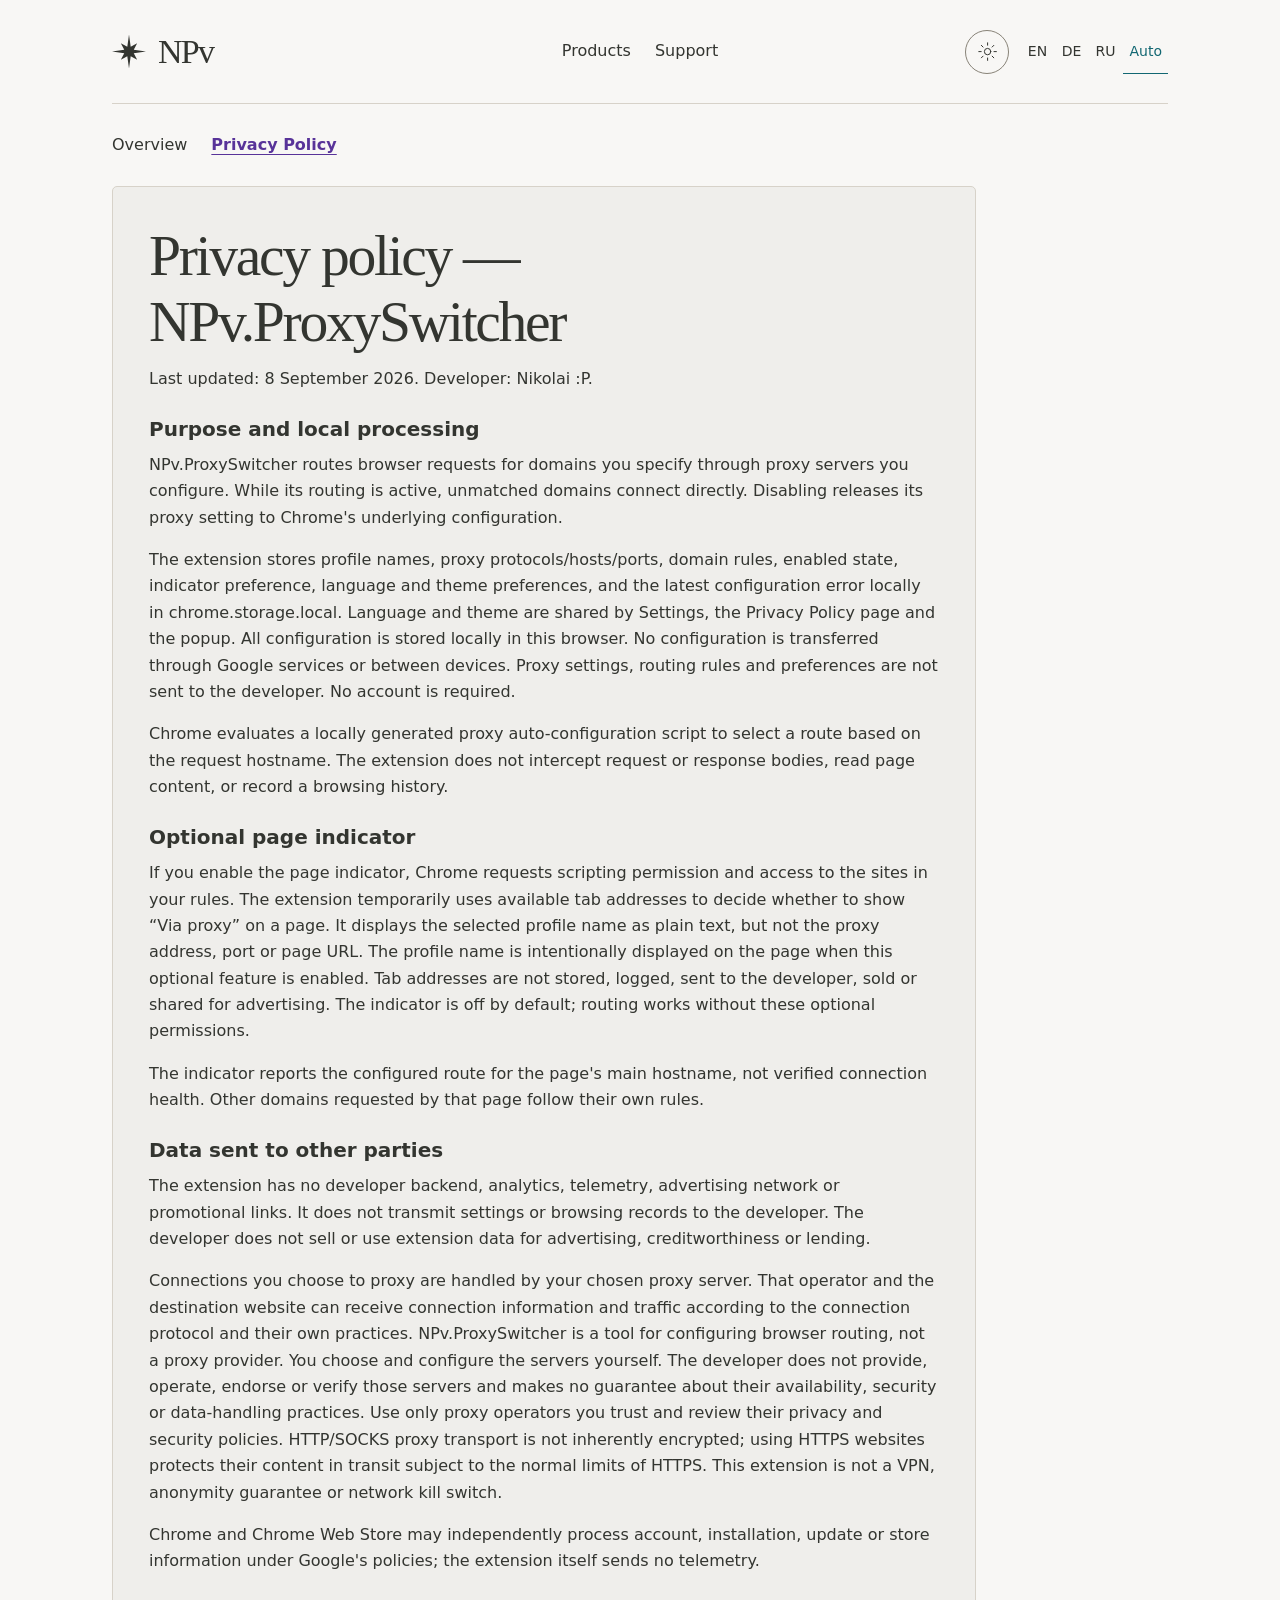
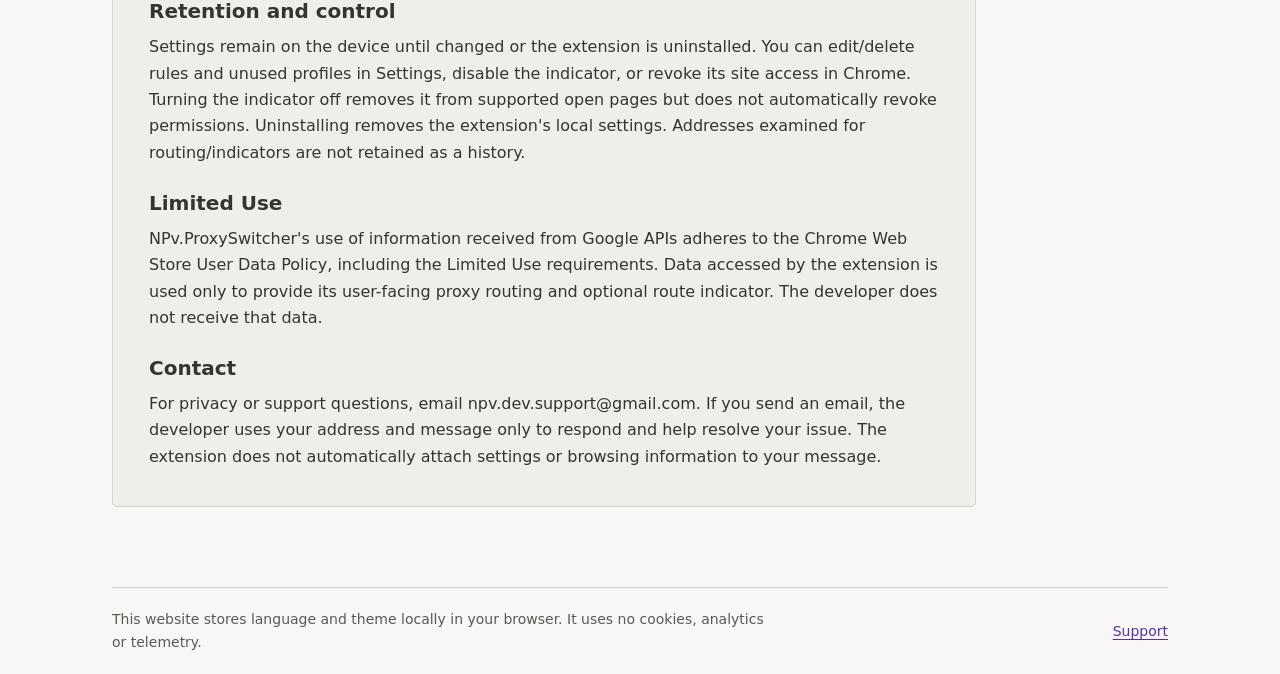
<file: products/proxy-switcher/privacy.html>
<!doctype html>
<html lang="en">
<head>
  <meta charset="utf-8">
  <meta name="viewport" content="width=device-width, initial-scale=1">
  <meta name="description" content="Privacy policy for the NPv.ProxySwitcher browser extension.">
  <title>Privacy Policy · NPv.ProxySwitcher · NPv</title>
  <link rel="stylesheet" href="../../styles.css">
  <script src="../../site.js" defer></script>
</head>
<body>
  <a class="skip" href="#content" data-label="skip">Skip to content</a>
  <div class="shell">
    <header class="site-header">
      <a class="brand" href="../../index.html">NPv</a>
      <nav class="site-nav" aria-label="Main navigation" data-aria-label="mainNav">
        <a href="../../index.html#products" data-label="products">Products</a>
        <a href="../../support.html" data-label="support">Support</a>
      </nav>
      <div class="controls">
        <button class="theme-toggle" type="button" aria-label="Theme: System">
          <svg aria-hidden="true" viewBox="0 0 24 24">
            <circle cx="12" cy="12" r="4" />
            <path d="M12 1v3m0 16v3M1 12h3m16 0h3M4.2 4.2l2.1 2.1m11.4 11.4 2.1 2.1M4.2 19.8l2.1-2.1M17.7 6.3l2.1-2.1" />
          </svg>
        </button>
        <div class="language-switch" role="group" aria-label="Language" data-aria-label="language">
          <button type="button" data-locale="en" aria-label="English" lang="en" aria-pressed="false">EN</button>
          <button type="button" data-locale="de" aria-label="Deutsch" lang="de" aria-pressed="false">DE</button>
          <button type="button" data-locale="ru" aria-label="Русский" lang="ru" aria-pressed="false">RU</button>
          <button type="button" data-locale="system" data-label="auto" data-aria-label="systemLanguage" aria-label="System language" aria-pressed="true">Auto</button>
        </div>
      </div>
    </header>
    <main id="content" tabindex="-1">
      <nav class="product-nav" aria-label="Product navigation" data-aria-label="productNav">
        <a href="index.html" data-label="overview">Overview</a>
        <a href="privacy.html" data-label="privacy" aria-current="page">Privacy Policy</a>
      </nav>
      <article lang="en" data-language="en">
        <div class="card policy">
          <h1>Privacy policy — NPv.ProxySwitcher</h1>
          <p>Last updated: 8 September 2026. Developer: Nikolai :P.</p>
          <h2>Purpose and local processing</h2>
          <p>NPv.ProxySwitcher routes browser requests for domains you specify through proxy servers you configure. While its routing is active, unmatched domains connect directly. Disabling releases its proxy setting to Chrome&#x27;s underlying configuration.</p>
          <p>The extension stores profile names, proxy protocols/hosts/ports, domain rules, enabled state, indicator preference, language and theme preferences, and the latest configuration error locally in chrome.storage.local. Language and theme are shared by Settings, the Privacy Policy page and the popup. All configuration is stored locally in this browser. No configuration is transferred through Google services or between devices. Proxy settings, routing rules and preferences are not sent to the developer. No account is required.</p>
          <p>Chrome evaluates a locally generated proxy auto-configuration script to select a route based on the request hostname. The extension does not intercept request or response bodies, read page content, or record a browsing history.</p>
          <h2>Optional page indicator</h2>
          <p>If you enable the page indicator, Chrome requests scripting permission and access to the sites in your rules. The extension temporarily uses available tab addresses to decide whether to show “Via proxy” on a page. It displays the selected profile name as plain text, but not the proxy address, port or page URL. The profile name is intentionally displayed on the page when this optional feature is enabled. Tab addresses are not stored, logged, sent to the developer, sold or shared for advertising. The indicator is off by default; routing works without these optional permissions.</p>
          <p>The indicator reports the configured route for the page&#x27;s main hostname, not verified connection health. Other domains requested by that page follow their own rules.</p>
          <h2>Data sent to other parties</h2>
          <p>The extension has no developer backend, analytics, telemetry, advertising network or promotional links. It does not transmit settings or browsing records to the developer. The developer does not sell or use extension data for advertising, creditworthiness or lending.</p>
          <p>Connections you choose to proxy are handled by your chosen proxy server. That operator and the destination website can receive connection information and traffic according to the connection protocol and their own practices. NPv.ProxySwitcher is a tool for configuring browser routing, not a proxy provider. You choose and configure the servers yourself. The developer does not provide, operate, endorse or verify those servers and makes no guarantee about their availability, security or data-handling practices. Use only proxy operators you trust and review their privacy and security policies. HTTP/SOCKS proxy transport is not inherently encrypted; using HTTPS websites protects their content in transit subject to the normal limits of HTTPS. This extension is not a VPN, anonymity guarantee or network kill switch.</p>
          <p>Chrome and Chrome Web Store may independently process account, installation, update or store information under Google&#x27;s policies; the extension itself sends no telemetry.</p>
          <h2>Retention and control</h2>
          <p>Settings remain on the device until changed or the extension is uninstalled. You can edit/delete rules and unused profiles in Settings, disable the indicator, or revoke its site access in Chrome. Turning the indicator off removes it from supported open pages but does not automatically revoke permissions. Uninstalling removes the extension&#x27;s local settings. Addresses examined for routing/indicators are not retained as a history.</p>
          <h2>Limited Use</h2>
          <p>NPv.ProxySwitcher&#x27;s use of information received from Google APIs adheres to the Chrome Web Store User Data Policy, including the Limited Use requirements. Data accessed by the extension is used only to provide its user-facing proxy routing and optional route indicator. The developer does not receive that data.</p>
          <h2>Contact</h2>
          <p>For privacy or support questions, email npv.dev.support@gmail.com. If you send an email, the developer uses your address and message only to respond and help resolve your issue. The extension does not automatically attach settings or browsing information to your message.</p>
        </div>
      </article>
      <article lang="de" data-language="de" hidden>
        <div class="card policy">
          <h1>Datenschutzerklärung — NPv.ProxySwitcher</h1>
          <p>Zuletzt aktualisiert: 8. September 2026. Entwickler: Nikolai :P.</p>
          <h2>Zweck und lokale Verarbeitung</h2>
          <p>NPv.ProxySwitcher leitet Browseranfragen für von Ihnen festgelegte Domains über von Ihnen konfigurierte Proxy-Server. Während das Routing aktiv ist, verbinden sich andere Domains direkt. Beim Deaktivieren gibt die Erweiterung ihre Proxy-Einstellung frei, sodass wieder die zugrunde liegende Chrome-Konfiguration gilt.</p>
          <p>Die Erweiterung speichert Profilnamen, Proxy-Protokolle, Hostnamen und Ports, Domain-Regeln, Aktivierungsstatus, Anzeigeeinstellung, Sprach- und Designeinstellungen sowie den letzten Konfigurationsfehler lokal in chrome.storage.local. Sprache und Design gelten gemeinsam für Einstellungen, Datenschutzerklärung und Popup. Die gesamte Konfiguration wird lokal in diesem Browser gespeichert. Sie wird weder über Google-Dienste noch zwischen Geräten übertragen. Proxy-Einstellungen, Domain-Regeln und Benutzereinstellungen werden nicht an den Entwickler gesendet. Ein Konto ist nicht erforderlich.</p>
          <p>Chrome führt ein lokal erzeugtes Proxy-Konfigurationsskript aus, das die Route anhand des Hostnamens der Anfrage auswählt. Die Erweiterung fängt keine Anfrage- oder Antwortinhalte ab, liest keine Seiteninhalte und zeichnet keinen Browserverlauf auf.</p>
          <h2>Optionale Anzeige auf Webseiten</h2>
          <p>Wenn Sie die Seitenanzeige aktivieren, fragt Chrome nach der Berechtigung zur Skriptausführung und nach Zugriff auf Websites aus Ihren Regeln. Die Erweiterung verwendet verfügbare Tab-Adressen vorübergehend, um zu entscheiden, ob „Über Proxy“ angezeigt wird. Der gewählte Profilname erscheint als reiner Text, jedoch ohne Proxy-Adresse, Port oder Seiten-URL. Der Profilname wird bei Aktivierung dieser optionalen Funktion bewusst auf der Seite angezeigt. Tab-Adressen werden nicht gespeichert, protokolliert, an den Entwickler gesendet, verkauft oder für Werbung weitergegeben. Die Anzeige ist standardmäßig aus; das Routing funktioniert ohne diese zusätzlichen Berechtigungen.</p>
          <p>Die Anzeige zeigt die konfigurierte Route für die Hauptdomain der Seite, nicht die bestätigte Funktionsfähigkeit der Verbindung. Anfragen der Seite an andere Domains folgen deren eigenen Regeln.</p>
          <h2>Datenübermittlung an andere Stellen</h2>
          <p>Die Erweiterung hat keinen Entwickler-Server, keine Analyse, Telemetrie, Werbenetzwerke oder Werbelinks. Sie übermittelt keine Einstellungen oder Verlaufsdaten an den Entwickler. Der Entwickler verkauft keine Erweiterungsdaten und verwendet sie nicht für Werbung, Bonitätsbewertungen oder Kreditvergabe.</p>
          <p>Verbindungen, die Sie über einen Proxy leiten, werden vom gewählten Server verarbeitet. Dessen Betreiber und die Zielwebsite können je nach Verbindungsprotokoll und ihren eigenen Verfahren Verbindungsinformationen und Datenverkehr erhalten. NPv.ProxySwitcher ist ein Werkzeug zur Konfiguration des Browser-Routings, kein Proxy-Anbieter. Sie wählen und konfigurieren die Server selbst. Der Entwickler stellt diese Server nicht bereit, betreibt, empfiehlt oder prüft sie nicht und gibt keine Garantie für ihre Verfügbarkeit, Sicherheit oder Datenverarbeitung. Verwenden Sie nur Proxy-Betreiber, denen Sie vertrauen, und prüfen Sie deren Datenschutz- und Sicherheitsrichtlinien. HTTP/SOCKS-Proxy-Transport ist nicht grundsätzlich verschlüsselt; HTTPS-Websites schützen Inhalte während der Übertragung innerhalb der üblichen Grenzen von HTTPS. Diese Erweiterung ist kein VPN, keine Anonymitätsgarantie und kein Netzwerk-Kill-Switch.</p>
          <p>Chrome und Chrome Web Store können Konto-, Installations-, Update- oder Store-Informationen unabhängig nach den Richtlinien von Google verarbeiten; die Erweiterung selbst sendet keine Telemetrie.</p>
          <h2>Aufbewahrung und Kontrolle</h2>
          <p>Einstellungen bleiben bis zur Änderung oder Deinstallation auf dem Gerät. In den Einstellungen können Sie Regeln und ungenutzte Profile bearbeiten oder löschen, die Anzeige ausschalten oder den Websitezugriff in Chrome widerrufen. Das Ausschalten entfernt die Anzeige von unterstützten geöffneten Seiten, widerruft aber Berechtigungen nicht automatisch. Die Deinstallation entfernt die lokalen Einstellungen. Für Routing und Anzeige geprüfte Adressen werden nicht als Verlauf aufbewahrt.</p>
          <h2>Eingeschränkte Nutzung</h2>
          <p>Die Nutzung von Informationen aus Google-APIs durch NPv.ProxySwitcher entspricht der Chrome Web Store User Data Policy einschließlich der Limited-Use-Anforderungen. Die von der Erweiterung abgerufenen Daten werden nur für die sichtbaren Funktionen Proxy-Routing und optionale Routenanzeige verwendet. Der Entwickler erhält diese Daten nicht.</p>
          <h2>Kontakt</h2>
          <p>Bei Datenschutz- oder Supportfragen schreiben Sie an npv.dev.support@gmail.com. Wenn Sie eine E-Mail senden, verwendet der Entwickler Ihre Adresse und Nachricht nur zur Beantwortung und zur Hilfe bei Ihrem Anliegen. Die Erweiterung fügt Ihrer Nachricht nicht automatisch Einstellungen oder Informationen über besuchte Websites hinzu.</p>
        </div>
      </article>
      <article lang="ru" data-language="ru" hidden>
        <div class="card policy">
          <h1>Политика конфиденциальности — NPv.ProxySwitcher</h1>
          <p>Последнее обновление: 8 сентября 2026 года. Разработчик: Nikolai :P.</p>
          <h2>Назначение и локальная обработка</h2>
          <p>NPv.ProxySwitcher направляет запросы браузера к указанным вами доменам через настроенные вами прокси-серверы. Пока маршрутизация активна, остальные домены подключаются напрямую. При отключении расширение освобождает настройки прокси, и Chrome возвращается к своей базовой конфигурации.</p>
          <p>Расширение хранит названия профилей, протоколы, адреса и порты прокси, доменные правила, состояние включения, настройку индикатора, язык, тему и последнюю ошибку конфигурации локально в chrome.storage.local. Язык и тема общие для настроек, страницы конфиденциальности и popup. Вся конфигурация хранится локально в этом браузере. Расширение не передаёт её через сервисы Google или между устройствами. Настройки прокси, правила сайтов и пользовательские предпочтения не отправляются разработчику. Учётная запись не нужна.</p>
          <p>Chrome выполняет локально созданный скрипт автоматической настройки прокси, который выбирает маршрут по имени хоста запроса. Расширение не перехватывает содержимое запросов и ответов, не читает содержимое страниц и не записывает историю посещений.</p>
          <h2>Необязательный индикатор на странице</h2>
          <p>При включении индикатора Chrome запрашивает разрешение на выполнение скриптов и доступ к сайтам из ваших правил. Расширение временно использует доступные адреса вкладок, чтобы определить, нужно ли показать надпись «Через прокси». Название выбранного профиля выводится обычным текстом, но адрес прокси, порт и URL страницы не отображаются. Название профиля намеренно показывается на странице при включении этой необязательной функции. Адреса вкладок не сохраняются, не записываются в журнал, не отправляются разработчику, не продаются и не передаются для рекламы. По умолчанию индикатор выключен; маршрутизация работает без этих дополнительных разрешений.</p>
          <p>Индикатор показывает настроенный маршрут для основного домена страницы, а не подтверждённую работоспособность соединения. Запросы страницы к другим доменам обрабатываются по их собственным правилам.</p>
          <h2>Данные, передаваемые другим сторонам</h2>
          <p>У расширения нет сервера разработчика, аналитики, телеметрии, рекламной сети или промоссылок. Оно не передаёт разработчику настройки или записи о посещениях. Разработчик не продаёт данные расширения и не использует их для рекламы, оценки кредитоспособности или кредитования.</p>
          <p>Соединения, которые вы направляете через прокси, обслуживаются выбранным вами сервером. Его оператор и конечный сайт могут получать сведения о соединении и трафик в зависимости от протокола и их собственных правил. NPv.ProxySwitcher — инструмент настройки маршрутизации браузера, а не поставщик прокси. Серверы вы выбираете и настраиваете самостоятельно. Разработчик расширения не предоставляет эти серверы, не управляет ими, не рекомендует и не проверяет их, а также не гарантирует их доступность, безопасность или порядок обработки данных. Используйте только те прокси, операторам которых вы доверяете, и ознакомьтесь с их правилами конфиденциальности и безопасности. Транспорт HTTP/SOCKS сам по себе не зашифрован; HTTPS-сайты защищают содержимое при передаче с обычными ограничениями HTTPS. Это расширение не является VPN, гарантией анонимности или средством полной блокировки сетевых утечек.</p>
          <p>Chrome и Chrome Web Store могут независимо обрабатывать сведения об аккаунте, установке, обновлениях или магазине согласно правилам Google; само расширение не отправляет телеметрию.</p>
          <h2>Хранение и управление</h2>
          <p>Настройки остаются на устройстве до изменения или удаления расширения. В настройках можно изменять и удалять правила и неиспользуемые профили, отключать индикатор или отзывать доступ к сайтам в Chrome. Отключение индикатора убирает его с поддерживаемых открытых страниц, но не отзывает разрешения автоматически. Удаление расширения удаляет его локальные настройки. Адреса, проверяемые для маршрутизации и индикатора, не сохраняются в виде истории.</p>
          <h2>Ограниченное использование</h2>
          <p>Использование NPv.ProxySwitcher информации, полученной через API Google, соответствует Политике пользовательских данных Chrome Web Store, включая требования Limited Use. Доступные расширению данные используются только для его пользовательских функций: маршрутизации через прокси и необязательного индикатора. Разработчик не получает эти данные.</p>
          <h2>Контакты</h2>
          <p>По вопросам конфиденциальности и поддержки пишите на npv.dev.support@gmail.com. Если вы напишете письмо, разработчик использует ваш адрес и текст сообщения только для ответа и помощи с вашим вопросом. Расширение не прикладывает к письму настройки или сведения о посещённых сайтах автоматически.</p>
        </div>
      </article>
    </main>
    <footer>
      <p data-label="local">This website stores language and theme locally in your browser. It uses no cookies, analytics or telemetry.</p>
      <a href="../../support.html" data-label="support">Support</a>
    </footer>
  </div>
</body>
</html>
</file>
<file: styles.css>
:root {
  color-scheme: light;
  --bg: light-dark(#f8f7f5, #111313);
  --card: light-dark(#efeeeb, #1c1e1e);
  --text: light-dark(#333530, #deddd7);
  --muted: light-dark(#595a52, #bdbbb2);
  --line: light-dark(#d7d2c9, #423e39);
  --control-line: light-dark(#888378, #918b80);
  --accent: light-dark(#583399, #c9b4ff);
  --accent-hover: light-dark(#462375, #dccdff);
  --on-accent: light-dark(#fffdfa, #261843);
  --teal: light-dark(#126772, #7adbe4);
  --wash: light-dark(#f2edfa, #241e34);
  --wash-teal: light-dark(#cfecef, #173e46);
  --wash-pink: light-dark(#f2d9eb, #3b2747);
  --grid: light-dark(#58339928, #c9b4ff30);
  --print-colors: linear-gradient(110deg, #2699ae 0 25%, #c94d7c 25% 50%, #e4bf43 50% 75%, #7664b9 75%);
  --serif: Georgia, serif;
  font: 100%/1.65 system-ui, sans-serif;
}

@media (prefers-color-scheme: dark) {
  :root:not([data-theme="light"]) {
    color-scheme: dark;
  }
}

:root[data-theme="dark"] {
  color-scheme: dark;
}

* { box-sizing: border-box; }
[hidden] { display: none !important; }

body {
  margin: 0;
  background: var(--bg);
  color: var(--text);
}

.shell {
  width: min(72rem, 100%);
  min-height: 100vh;
  margin-inline: auto;
  padding-inline: clamp(1rem, 5vw, 3rem);
  display: flex;
  flex-direction: column;
}

.site-nav, .product-nav, .controls, footer {
  display: flex;
  align-items: center;
  flex-wrap: wrap;
}

.site-header {
  display: grid;
  grid-template-columns: minmax(0, 1fr) auto minmax(0, 1fr);
  align-items: center;
  min-height: 6.5rem;
  gap: 0.5rem 1.5rem;
  padding-block: 0.75rem;
  border-bottom: 1px solid var(--line);
}

.site-nav, .product-nav { gap: 0.25rem 1.5rem; }
.product-nav { margin-block: 1.25rem 0; }
.site-nav a, .product-nav a { padding-block: 0.5rem; }

a {
  color: var(--accent);
  overflow-wrap: anywhere;
  text-underline-offset: 0.24em;
}

a:hover { text-decoration-thickness: 2px; }
.site-nav a, .product-nav a:not([aria-current]) {
  color: var(--text);
  text-decoration: none;
}

.site-nav a:hover, .site-nav a[aria-current], .product-nav a:hover { text-decoration: underline; }
a[aria-current="page"] { font-weight: 700; }

.brand {
  display: inline-flex;
  align-items: center;
  justify-self: start;
  gap: 0.75rem;
  color: var(--text);
  font: clamp(1.5rem, 3.15vw, 2.125rem)/1.1 var(--serif);
  letter-spacing: -0.05em;
  text-decoration: none;
}

.brand::before {
  content: "";
  width: clamp(1.35rem, 2.9vw, 2.125rem);
  aspect-ratio: 1;
  flex: none;
  background: light-dark(#333530, #fff);
  clip-path: polygon(50% 0, 55% 36%, 74% 26%, 64% 45%, 100% 50%, 64% 55%, 74% 74%, 55% 64%, 50% 100%, 45% 64%, 26% 74%, 36% 55%, 0 50%, 36% 45%, 26% 26%, 45% 36%);
}

.controls {
  justify-self: end;
  gap: 0.25rem 0.75rem;
}

.controls button {
  color: var(--text);
  background: transparent;
  cursor: pointer;
}

.theme-toggle {
  display: grid;
  place-items: center;
  width: 2.75rem;
  height: 2.75rem;
  padding: 0;
  border: 1px solid var(--control-line);
  border-radius: 50%;
}

.theme-toggle:hover { background: var(--card); }
.theme-toggle svg {
  width: 1.2rem;
  height: 1.2rem;
  fill: none;
  stroke: currentColor;
  stroke-width: 1.25;
  stroke-linecap: round;
}

.language-switch { display: flex; gap: 0.125rem; }
.language-switch button {
  min-width: 2rem;
  min-height: 2.75rem;
  padding: 0.375rem;
  border: 0;
  border-bottom: 1px solid transparent;
  font: 500 0.875rem/1 system-ui, sans-serif;
}

.language-switch button:hover, .language-switch button[aria-pressed="true"] {
  border-bottom-color: currentColor;
}

.language-switch button[aria-pressed="true"] {
  color: var(--teal);
}

main { flex: 1; }
.hero { padding-block: clamp(2rem, 6vw, 4.5rem) clamp(1.5rem, 5vw, 3rem); }
.hero::before {
  content: "";
  display: block;
  width: 5.5rem;
  height: 0.25rem;
  background: var(--print-colors);
  margin-bottom: 1.25rem;
}

h1, h2 { line-height: 1.14; margin: 0 0 0.7rem; overflow-wrap: anywhere; }
h1, .product-name { font-family: var(--serif); }
h1 { font-size: clamp(2.5rem, 6.2vw, 5.1rem); font-weight: 400; letter-spacing: -0.04em; }
h2 { font-size: 1.25rem; }
.product-name { font-size: clamp(1.75rem, 4vw, 2.75rem); font-weight: 400; }
p { margin: 0 0 1rem; }
p:last-child { margin-bottom: 0; }
.intro { max-width: 54ch; color: var(--muted); font-size: clamp(1.0625rem, 2.4vw, 1.25rem); }

#products { scroll-margin-top: 1rem; margin-top: clamp(1.5rem, 4vw, 3rem); }
#products-heading { font-size: clamp(2rem, 4vw, 3rem); margin-bottom: 1rem; }
.card, .product-card {
  border: 1px solid var(--line);
  border-radius: 0.3125rem;
  background: var(--card);
}

.product-card-illustrated { display: grid; grid-template-columns: 1.35fr 1fr; overflow: hidden; }
.product-card + .product-card { margin-top: 1rem; }
.product-summary, .card { padding: clamp(1.1rem, 4vw, 2.25rem); }
.product-summary > p:not(.category) { max-width: 46ch; color: var(--muted); }
.category { color: var(--accent); font-size: 0.875rem; font-weight: 650; margin-bottom: 0.5rem; }

.button {
  display: inline-block;
  max-width: 100%;
  padding: 0.65rem 0.95rem;
  border-radius: 0.3125rem;
  background: var(--accent);
  color: var(--on-accent);
  text-decoration: none;
  font-weight: 650;
}

.button:hover { background: var(--accent-hover); }
.policy-link { display: block; width: fit-content; margin-top: 0.75rem; }

.product-illustration {
  position: relative;
  min-height: 11rem;
  background:
    radial-gradient(circle, var(--grid) 1.25px, transparent 1.5px) center / 1rem 1rem,
    radial-gradient(ellipse at top right, var(--wash-pink), transparent 68%),
    radial-gradient(ellipse at bottom left, var(--wash-teal), transparent 72%),
    var(--wash);
  border-inline-start: 1px solid var(--line);
}

.route-diagram > div { position: absolute; }
.route-trunk, .route-branch { color: var(--accent); }
.route-trunk { top: 50%; left: 16%; width: 21%; border-top: 2px solid; }
.route-branch { top: 30%; left: 37%; width: 24%; height: 20%; border: 2px solid; border-width: 2px 0 0 2px; border-radius: 0.85rem 0 0; }
.route-direct { top: 50%; color: var(--teal); border-width: 0 0 2px 2px; border-radius: 0 0 0 0.85rem; border-style: dashed; }
.route-origin { top: 50%; left: 16%; width: 1rem; height: 1rem; translate: -50% -50%; border-radius: 50%; background: var(--accent); }
.route-node { left: 60%; translate: 0 -50%; padding: 0.28rem 0.5rem; border-radius: 0.3rem; font: 650 0.8rem/1.4 ui-monospace, monospace; letter-spacing: 0.06em; }
.route-proxy { top: 30%; background: var(--accent); color: var(--on-accent); }
.route-destination { top: 70%; border: 1px solid var(--teal); background: var(--card); color: var(--teal); }

.photo-diagram { display: grid; place-items: center; }
.photo-flow {
  display: grid;
  grid-template-columns: 3.25rem minmax(1.5rem, 1fr) minmax(0, 7rem);
  align-items: center;
  gap: 0.75rem;
  width: min(84%, 17rem);
}

.photo-tile {
  --photo-ink: var(--accent);
  --photo-paper: var(--wash-pink);
  position: relative;
  display: block;
  aspect-ratio: 4 / 3;
  overflow: hidden;
  border: 1px solid var(--photo-ink);
  border-radius: 0.25rem;
  background: var(--photo-paper);
}

.photo-tile::before {
  content: "";
  position: absolute;
  inset: 28% 0 0;
  background: var(--photo-ink);
  clip-path: polygon(0 86%, 32% 32%, 49% 57%, 75% 7%, 100% 57%, 100% 100%, 0 100%);
}

.photo-tile::after {
  content: "";
  position: absolute;
  top: 18%;
  left: 24%;
  width: 15%;
  aspect-ratio: 1;
  border-radius: 50%;
  background: var(--photo-ink);
}

.photo-source {
  --photo-ink: var(--teal);
  --photo-paper: var(--wash-teal);
  rotate: -8deg;
  box-shadow: -0.25rem 0.32rem var(--card), -0.25rem 0.32rem 0 1px var(--teal);
}

.photo-connector {
  position: relative;
  margin-inline: 0.25rem;
  border-top: 2px dashed var(--teal);
}

.photo-connector::after {
  content: "";
  position: absolute;
  right: 0;
  top: -1px;
  width: 0.48rem;
  aspect-ratio: 1;
  border: solid var(--teal);
  border-width: 2px 2px 0 0;
  translate: 0 -50%;
  rotate: 45deg;
}

.photo-archive {
  display: grid;
  grid-template-columns: repeat(2, minmax(0, 1fr));
  gap: 0.35rem;
  padding: 0.45rem;
  border: 1px solid var(--accent);
  border-radius: 0.45rem;
  background: var(--card);
}

.photo-archive .photo-tile:nth-child(2),
.photo-archive .photo-tile:nth-child(3) {
  --photo-ink: var(--teal);
  --photo-paper: var(--wash-teal);
}

article, .contact { max-width: 54rem; }
article .card + .card { margin-top: 1rem; }
.policy { margin-top: 1.25rem; overflow-wrap: anywhere; }
.policy h1 { font-size: clamp(2rem, 4.5vw, 3.6rem); }
.policy h2 { margin-top: 1.6rem; }
ul { padding-inline-start: 1.4rem; margin-block: 0; }
li + li { margin-top: 0.45rem; }

footer {
  justify-content: space-between;
  gap: 0.5rem 1.5rem;
  margin-top: clamp(2.5rem, 7vw, 5rem);
  padding-block: 1.25rem;
  border-top: 1px solid var(--line);
  color: var(--muted);
  font-size: 0.875rem;
}

footer p { margin: 0; max-width: 75ch; }
:focus-visible { outline: 3px solid var(--accent); outline-offset: 3px; }
.skip { position: absolute; top: 0.5rem; left: 1rem; transform: translateY(-150%); padding: 0.5rem; background: var(--card); z-index: 2; }
.skip:focus { transform: none; }

@media (max-width: 55rem) {
  .site-header { grid-template-columns: minmax(0, 1fr) auto; min-height: auto; }
  .brand { grid-column: 1 / -1; }
}

@media (max-width: 45rem) {
  .product-card-illustrated { grid-template-columns: 1fr; }
  .product-illustration { border-inline-start: 0; border-top: 1px solid var(--line); }
}

@media (max-width: 32rem) {
  .site-header { grid-template-columns: minmax(0, 1fr); }
  .controls { justify-self: start; }
}

@media (forced-colors: active) {
  .brand::before { forced-color-adjust: none; background: CanvasText; }
  .button { border: 1px solid LinkText; }
}
</file>
